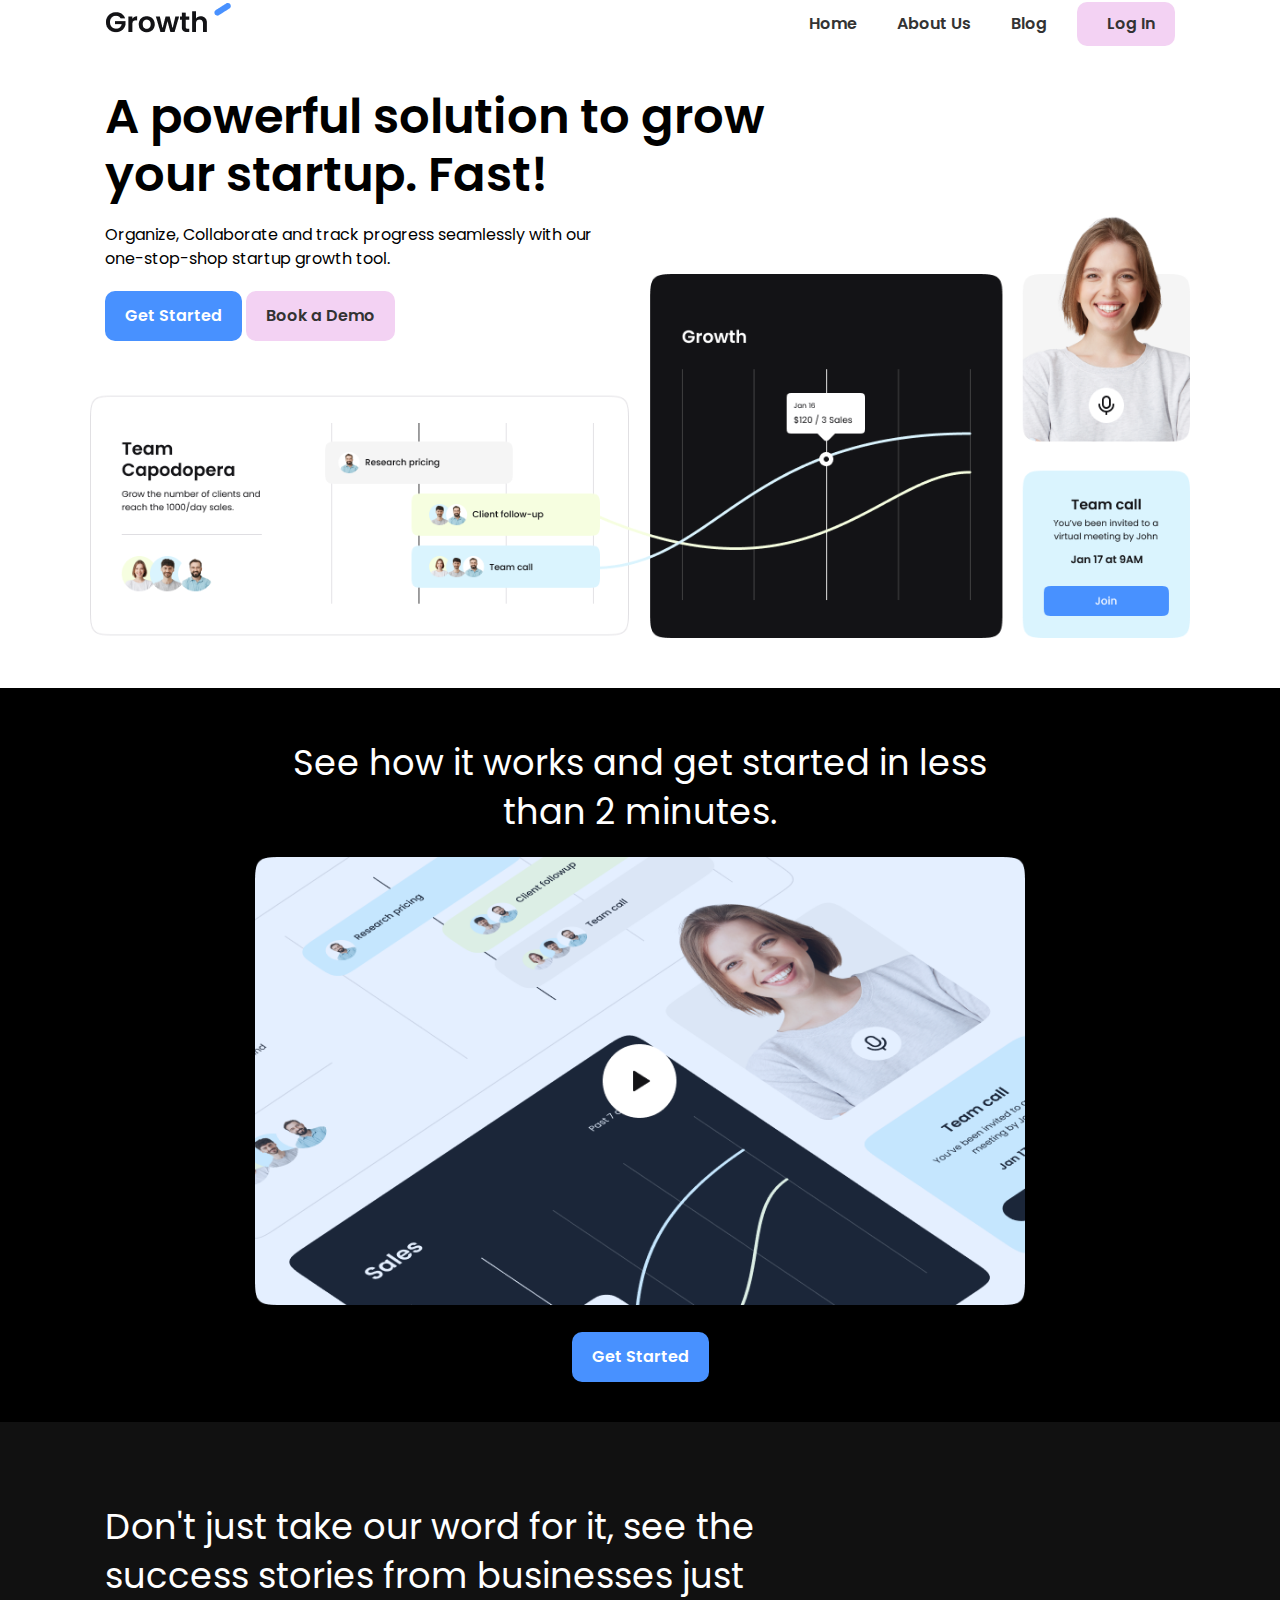
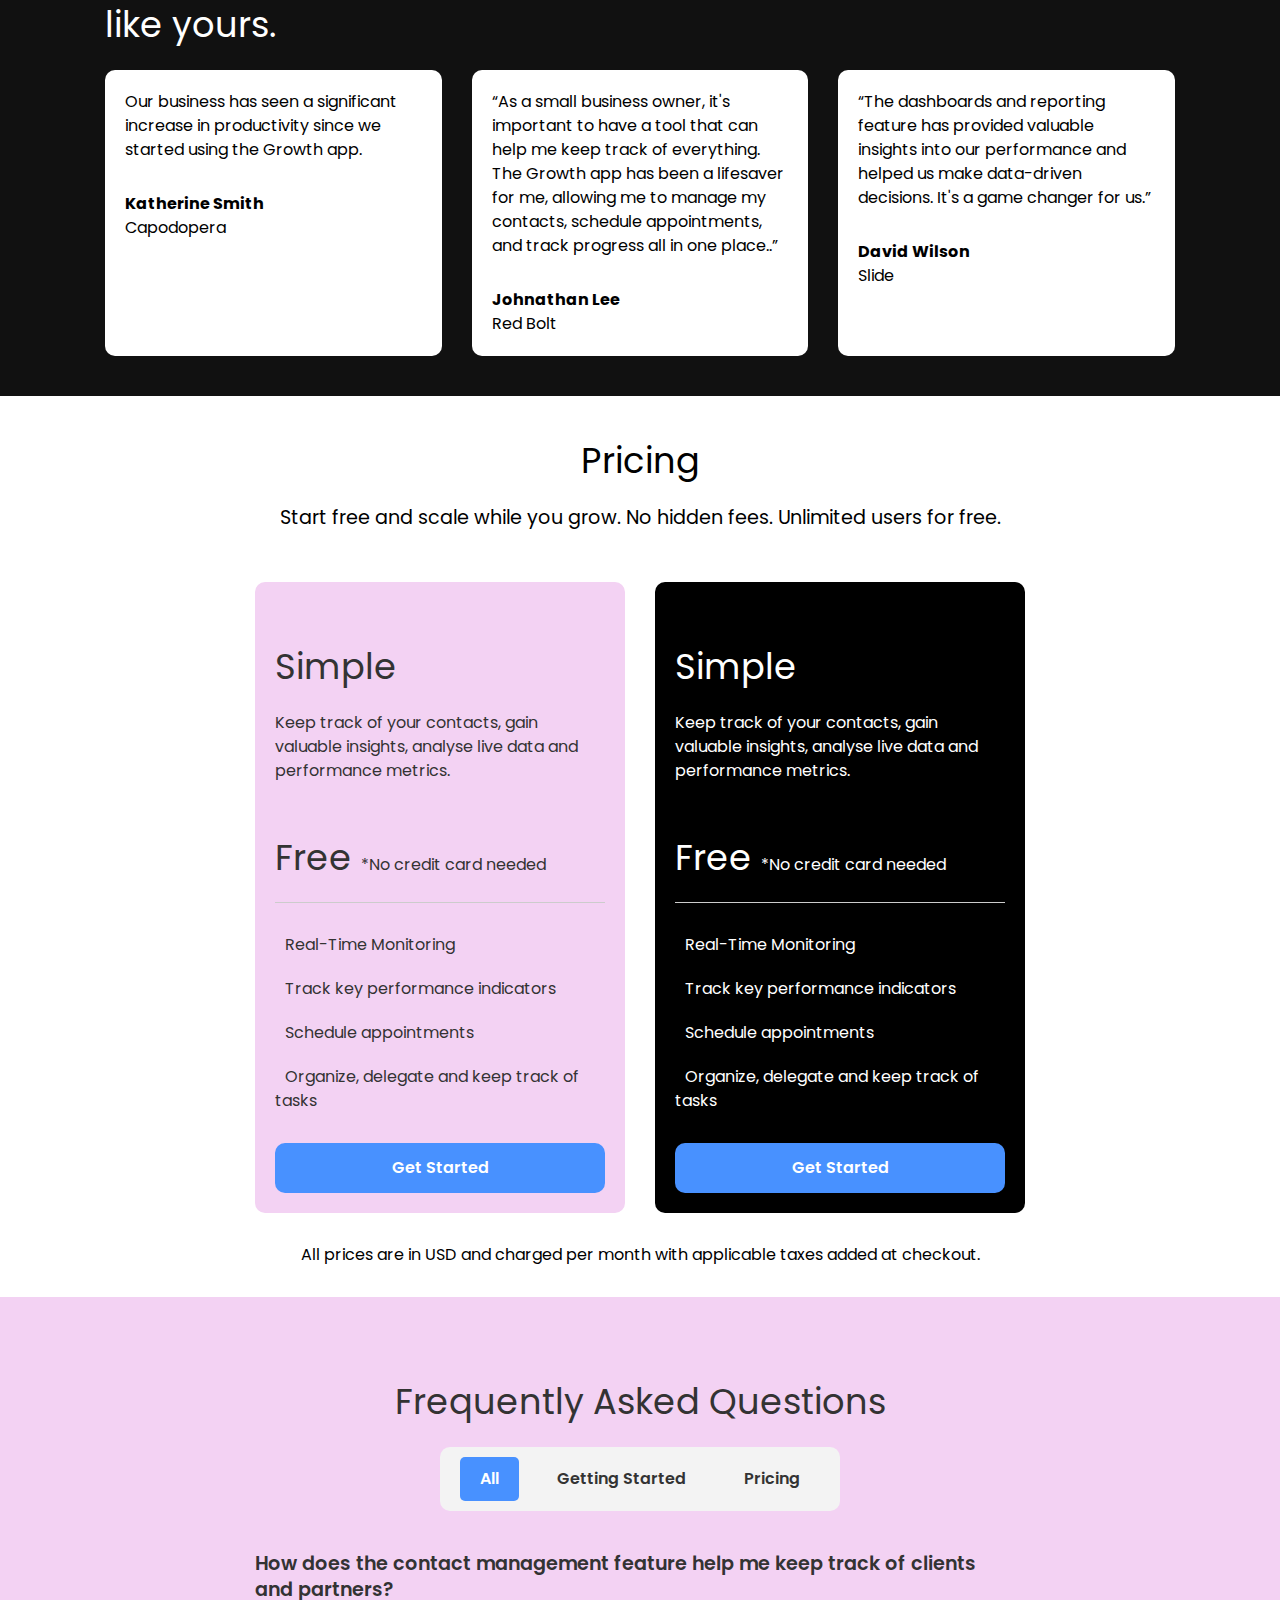
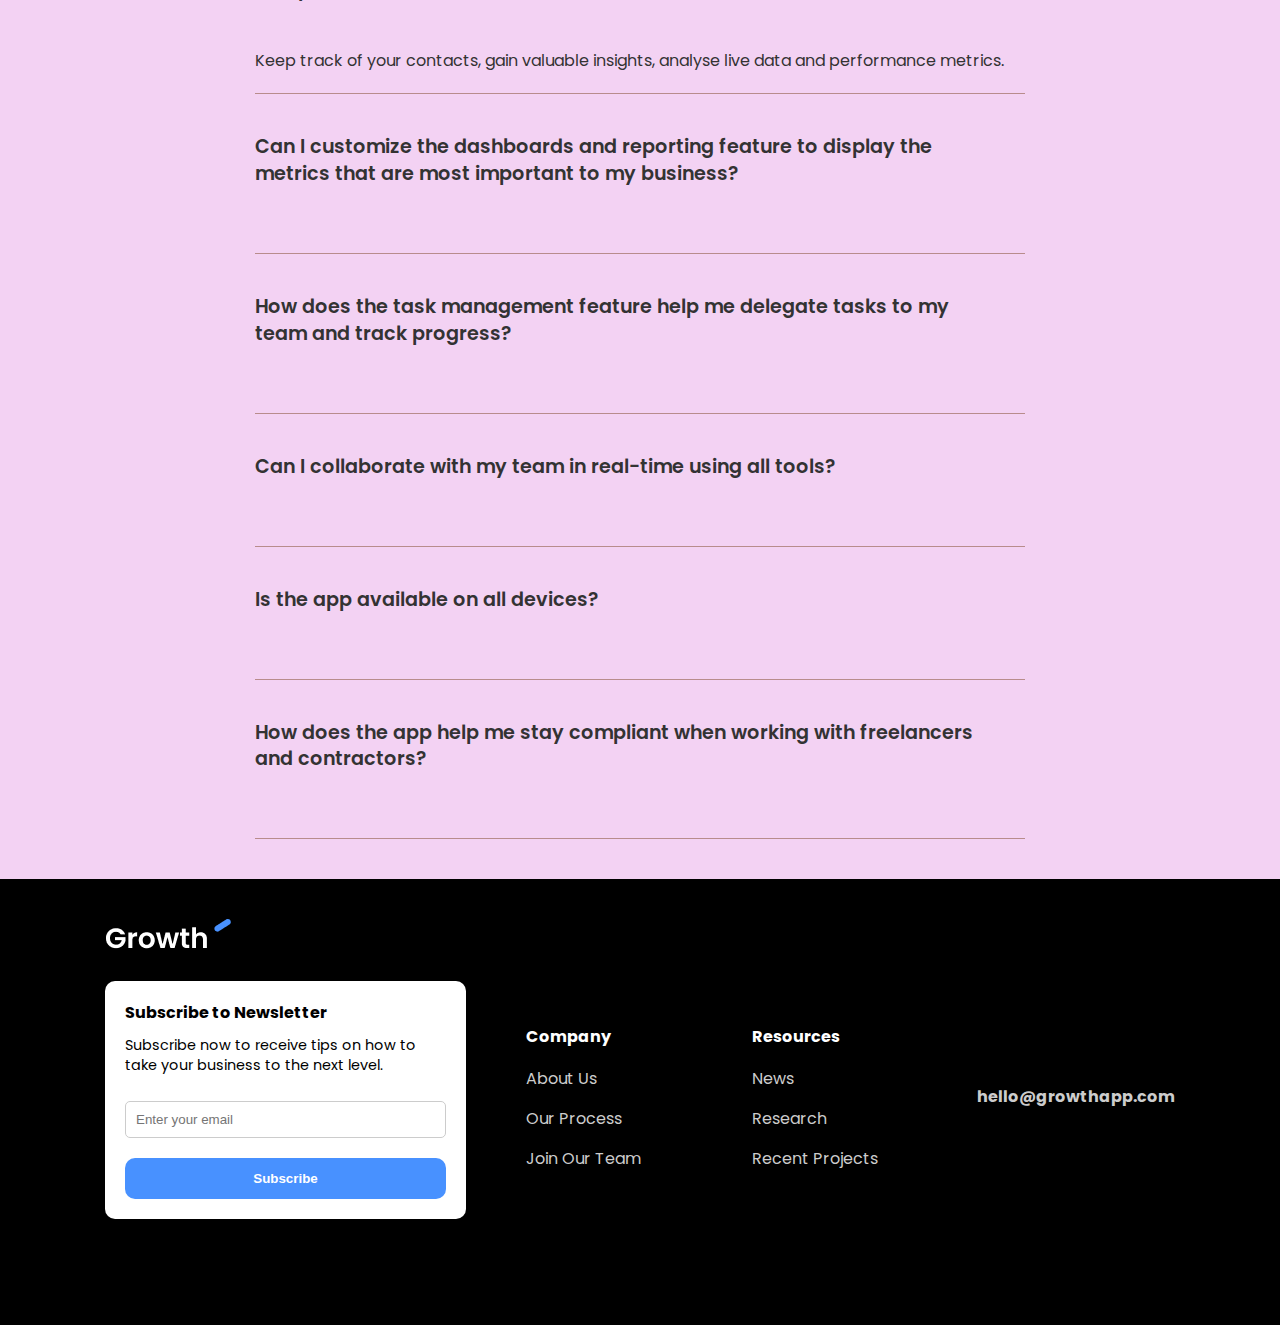
<file: Landing-page/index.html>
<!DOCTYPE html>
<html lang="en">
<head>
    <meta charset="UTF-8">
    <meta name="viewport" content="width=device-width, initial-scale=1.0">
    <title>Growth App</title>
    <link rel="preconnect" href="https://fonts.googleapis.com">
    <link rel="preconnect" href="https://fonts.gstatic.com" crossorigin>
    <link href="https://fonts.googleapis.com/css2?family=Poppins:wght@300;400;600;700&display=swap" rel="stylesheet">
    <link rel="stylesheet" href="https://cdnjs.cloudflare.com/ajax/libs/font-awesome/6.5.2/css/all.min.css" integrity="sha512-SnH5WK+bZxgPHs44uWIX+LLJAJ9/2PkPKZ5QiAj6Ta86w+fsb2TkcmfRyVX3pBnMFcV7oQPJkl9QevSCWr3W6A==" crossorigin="anonymous" referrerpolicy="no-referrer" />
    <link rel="shortcut icon" href="favicon.ico" type="image/x-icon">
    <link rel="stylesheet" href="style.css">
</head>
<body>
    <nav class="navbar">
        <div class="container">
            <div class="logo">
                <a href="index.html">
                    <img src="logo (1).png" alt="">
                </a>
            </div>

            <div class="main-menu">
                <ul>
                    <li>
                        <a href="index.html">Home</a>
                    </li>
                    <li>
                        <a href="#">About Us</a>
                    </li>
                    <li>
                        <a href="#">Blog</a>
                    </li>
                    <li>
                        <a class="btn" href="#"><i class="fas fa-user"></i>Log In</a>
                    </li>
                </ul>
            </div>

            <!--Hamburger Button-->
            <button class="hamburger-button">
                <div class="hamburger-line"></div>
                <div class="hamburger-line"></div>
                <div class="hamburger-line"></div>
            </button>

            <div class="mobile-menu">
                <ul>
                    <li>
                        <a href="index.html">Home</a>
                    </li>
                    <li>
                        <a href="#">About Us</a>
                    </li>
                    <li>
                        <a href="#">Blog</a>
                    </li>
                    <li>
                        <a class="btn" href="#"><i class="fas fa-user"></i>Log In</a>
                    </li>
                </ul>
            </div>

        </div>
    </nav>

<!--Hero-->
<section class="hero">
    <div class="container">
        <div class="hero-content">
             <h1 class="hero-heading text-xxl">
                A powerful solution to grow your startup. Fast!
             </h1>
             <p class="hero-text">
                Organize, Collaborate and track progress seamlessly with our
                 one-stop-shop startup growth tool.
             </p>
             <div class="hero-buttons">
                <a href="#" class="btn btn-primary">Get Started</a>
                <a href="#" class="btn"><i class="fas fa-laptop"></i>Book a Demo</a>
             </div>
        </div>
    </div>
</section>

<!--Video-->
<section class="video bg-black">
    <div class="container-sm">
        <h2 class="video-heading text-xl text-center">
            See how it works and get started 
            in less than 2 minutes.
        </h2>
        <div class="video-content">
            <a href="#">
                <img src="video-preview.png" alt="video" class="video-preview"></a>
            <a href="#" class="btn btn-primary">Get Started</a>
        </div>
    </div>
</section>

<!--Testimonials-->
<section class="testimonials bg-dark">
    <div class="container">
        <h3 class="testimonials-heading text-xl">
            Don't just take our word for it, see the success stories
             from businesses just like yours.
        </h3>
        <div class="testimonials-grid">
            <div class="card">
                <p>
                    Our business has seen a significant increase in 
                    productivity since we started using the Growth app.
                </p>

                <p>Katherine Smith</p>
                <p>Capodopera</p>

            </div>

            <div class="card">
                <p>
                  “As a small business owner, it's important to have a tool that can
                  help me keep track of everything. The Growth app has been a
                  lifesaver for me, allowing me to manage my contacts, schedule
                  appointments, and track progress all in one place..”
                </p>
    
                <p>Johnathan Lee</p>
                <p>Red Bolt</p>
              </div>
    
              <div class="card">
                <p>
                  “The dashboards and reporting feature has provided valuable
                  insights into our performance and helped us make data-driven
                  decisions. It's a game changer for us.”
                </p>
    
                <p>David Wilson</p>
                <p>Slide</p>
            </div>
        </div>
    </div>
</section>

<!--Pricing-->
<section class="pricing">
    <div class="container-sm">
        <h3 class="pricing-heading text-xl text-center">
            Pricing
        </h3>
        <p class="pricing-subheading text-md text-center">
            Start free and scale while you grow. No hidden fees. Unlimited users
          for free.
        </p>
        <div class="pricing-grid">
<!--Pricing card 1-->
            <div class="card bg-light">
                <div class="pricing-card-header">
                    <h4 class="pricing-heading text-xl">
                        Simple
                    </h4>
                    <p class="pricing-card-subheading">
                        Keep track of your contacts, gain valuable insights, analyse
                        live data and performance metrics. 
                    </p>
                    <p class="pricing-card-price">
                        <span class="text-xl">
                            Free
                        </span>
                        *No credit card needed
                    </p>
                </div>
                <div class="pricing-card body">
                    <ul>
                        <li>
                            <i class="fas fa-check"></i>Real-Time Monitoring 
                        </li>
                        <li>
                            <i class="fas fa-check"></i>Track key performance indicators
                        </li>
                        <li><i class="fas fa-check"></i>Schedule appointments</li>
                        <li>
                            <i class="fas fa-check"></i>Organize, delegate and keep track
                            of tasks
                        </li>
                    </ul>
                    <a href="#" class="btn btn-primary btn-block">Get Started</a>
                </div>
            </div>

<!--Pricing card 2-->
            <div class="card bg-black">
                <div class="pricing-card-header">
                    <h4 class="pricing-heading text-xl">
                        Simple
                    </h4>
                    <p class="pricing-card-subheading">
                        Keep track of your contacts, gain valuable insights, analyse
                        live data and performance metrics. 
                    </p>
                    <p class="pricing-card-price">
                        <span class="text-xl">
                            Free
                        </span>
                        *No credit card needed
                    </p>
                </div>
                <div class="pricing-card body">
                    <ul>
                        <li>
                            <i class="fas fa-check"></i>Real-Time Monitoring 
                        </li>
                        <li>
                            <i class="fas fa-check"></i>Track key performance indicators
                        </li>
                        <li><i class="fas fa-check"></i>Schedule appointments</li>
                        <li>
                            <i class="fas fa-check"></i>Organize, delegate and keep track
                            of tasks
                        </li>
                    </ul>
                    <a href="#" class="btn btn-primary btn-block">Get Started</a>
                </div>
            </div>
        </div>
        <p class="pricing-footer text-center">
            All prices are in USD and charged per month with applicable taxes
            added at checkout.
          </p>
    </div>
</section>

<!--FAQ-->
<section class="faq bg-light">
    <div class="container-sm">
        <h3 class="text-xl text-center">
            Frequently Asked Questions
        </h3>
        <ul class="faq-menu">
            <li class="active">All</li>
            <li>Getting Started</li>
            <li>Pricing</li>
        </ul>
        <div class="faq-content">
            <div class="faq-group">
                <div class="faq-group-header">
                    <h4 class="text-md">
                        How does the contact management feature help me keep track of
                clients and partners?
                    </h4>
                    <i class="fas fa-minus"></i>
                </div>
                <div class="faq-group-body open">
                    <p>Keep track of your contacts, gain valuable insights, analyse
                        live data and performance metrics.</p>
                </div>
            </div>

            <div class="faq-group">
                <div class="faq-group-header">
                  <h4 class="text-md">
                    Can I customize the dashboards and reporting feature to display
                    the metrics that are most important to my business?
                  </h4>
                  <i class="fas fa-plus"></i>
                </div>
                <div class="faq-group-body">
                  <p>
                    Lorem, ipsum dolor sit amet consectetur adipisicing elit. Ad
                    culpa enim blanditiis rem ipsum aliquam, unde iste fugit
                    praesentium eos?
                  </p>
                </div>
              </div>

              <div class="faq-group">
                <div class="faq-group-header">
                  <h4 class="text-md">
                    How does the task management feature help me delegate tasks to
                    my team and track progress?
                  </h4>
                  <i class="fas fa-plus"></i>
                </div>
                <div class="faq-group-body">
                  <p>
                    Lorem ipsum dolor sit amet, consectetur adipisicing elit.
                    Incidunt, a! Quaerat, voluptatum. Animi molestias ex quasi
                    explicabo minima perferendis commodi.
                  </p>
                </div>
              </div>
    
              <div class="faq-group">
                <div class="faq-group-header">
                  <h4 class="text-md">
                    Can I collaborate with my team in real-time using all tools?
                  </h4>
                  <i class="fas fa-plus"></i>
                </div>
                <div class="faq-group-body">
                  <p>
                    Lorem, ipsum dolor sit amet consectetur adipisicing elit.
                    Obcaecati doloremque assumenda aut dolorem recusandae quibusdam
                    aliquid. Repellat animi quam vitae.
                  </p>
                </div>
              </div>

              <div class="faq-group">
                <div class="faq-group-header">
                  <h4 class="text-md">Is the app available on all devices?</h4>
                  <i class="fas fa-plus"></i>
                </div>
                <div class="faq-group-body">
                  <p>
                    Lorem, ipsum dolor sit amet consectetur adipisicing elit.
                    Obcaecati doloremque assumenda aut dolorem recusandae quibusdam
                    aliquid. Repellat animi quam vitae.
                  </p>
                </div>
              </div>

              <div class="faq-group">
                <div class="faq-group-header">
                  <h4 class="text-md">
                    How does the app help me stay compliant when working with
                    freelancers and contractors?
                  </h4>
                  <i class="fas fa-plus"></i>
                </div>
                <div class="faq-group-body">
                  <p>
                    Lorem, ipsum dolor sit amet consectetur adipisicing elit.
                    Obcaecati doloremque assumenda aut dolorem recusandae quibusdam
                    aliquid. Repellat animi quam vitae.
                  </p>
                </div>
              </div>
              
        </div>
    </div>
</section>

<!--Footer-->
<footer class="footer bg-black">
    <div class="container">
        <div class="footer-grid">
            <div>
                <a href="index.html">
                    <img src="logo-white.png" alt="logo">
                </a>
                <div class="card">
                    <h4>Subscribe to Newsletter</h4>
                    <p class="text-sm">
                        Subscribe now to receive tips on how to take your business to
                the next level.
                    </p>
                    <form>
                        <input type="email" id="email" placeholder="Enter your email">
                        <button type="submit" class="btn btn-primary btn-block">Subscribe</button>
                    </form>
                </div>
                <i class="fab fa-linkedin"></i>
                <i class="fab fa-twitter"></i>
            </div>

            <div>
                <h4>Company</h4>
                <ul>
                    <li><a href="#">About Us</a></li>
                    <li><a href="#">Our Process</a></li>
                    <li><a href="#">Join Our Team</a></li>
                </ul>
            </div>

            <div>
                <h4>Resources</h4>
                <ul>
                    <li><a href="#">News</a></li>
                    <li><a href="#">Research</a></li>
                    <li><a href="#">Recent Projects</a></li>
                </ul>
            </div>

            <div>
                <h4>
                    <ul>
                        <li><a href="#">hello@growthapp.com</a></li>
                    </ul>
                </h4>
            </div>

        </div>
    </div>
</footer>

<script src="main.js"></script>    
</body>
</html>
</file>
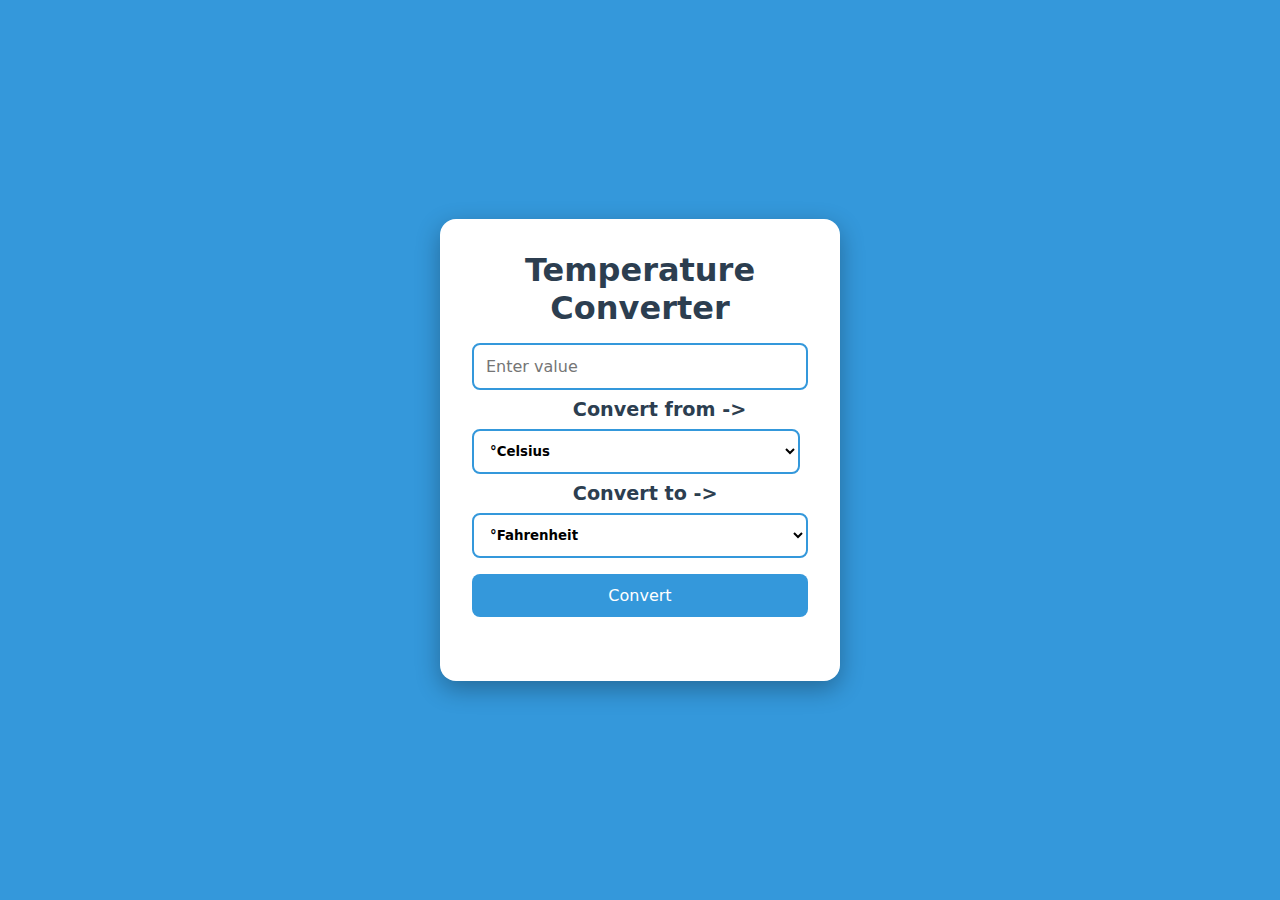
<file: Temperature converter/index.html>
<!DOCTYPE html>
<html lang="en">
  <head>
    <meta charset="UTF-8" />
    <meta name="viewport" content="width=device-width, initial-scale=1.0" />
    <title>Responsive Temperature Converter</title>
    <style>
      :root {
        --bg: #3498db;
        --primary: #3498db;
        --dark: #2c3e50;
      }

      * {
        box-sizing: border-box;
        margin: 0;
        padding: 0;
        font-family: system-ui, -apple-system, BlinkMacSystemFont, "Segoe UI",
          Roboto, "Helvetica Neue", Arial, sans-serif;
      }

      body {
        display: flex;
        justify-content: center;
        align-items: center;
        min-height: 100vh;
        background: var(--bg);
        padding: 1rem;
      }

      .card {
        background: #fff;
        max-width: 400px;
        width: 100%;
        padding: 2rem;
        border-radius: 1rem;
        box-shadow: 0 8px 24px rgba(0, 0, 0, 0.3);
      }

      h1 {
        font-size: clamp(1.3rem, 2vw + 1rem, 2rem);
        margin-bottom: 1rem;
        text-align: center;
        color: var(--dark);
      }

      .converter {
        display: flex;
        flex-direction: column;
        gap: 1rem;
      }

      .row {
        display: flex;
        gap: 0.5rem;
        flex-wrap: wrap;
      }
      p {
        margin-left: 30%;
        font-size: 1.2rem;
        font-weight: 600;
        color: var(--dark);
      }

      .row input {
        flex: 1 1 150px;
        padding: 0.75rem;
        border: 2px solid var(--primary);
        border-radius: 0.5rem;
        font-size: 1rem;
      }

      .row select {
        flex: 1 1 120px;
        padding: 0.75rem;
        border: 2px solid var(--primary);
        border-radius: 0.5rem;
        background: #fff;
        font-weight: 600;
      }

      button {
        padding: 0.75rem;
        border: none;
        border-radius: 0.5rem;
        background: var(--primary);
        color: #fff;
        font-size: 1rem;
        cursor: pointer;
        transition: background 0.2s ease-in-out;
      }

      button:hover {
        background: #1d6fa5;
      }

      .result {
        margin-top: 1rem;
        font-size: 1.25rem;
        font-weight: 600;
        text-align: center;
        color: var(--primary);
      }

      @media (max-width: 480px) {
        .card {
          padding: 1.25rem;
        }

        .row input,
        .row select {
          flex: 1 1 100%;
        }
      }
    </style>
  </head>
  <body>
    <div class="card">
      <h1>Temperature Converter</h1>
      <div class="converter">
        <div class="row">
          <input type="number" id="tempInput" placeholder="Enter value" />
          <p>Convert from -></p>
          <select id="unitFrom">
            <option value="c">°Celsius</option>
            <option value="f">°Fahrenheit</option>
            <option value="k">Kelvin</option>
          </select>
          <span style="align-self: center"></span>
          <p>Convert to -></p>
          <select id="unitTo">
            <option value="f">°Fahrenheit</option>
            <option value="c">°Celsius</option>
            <option value="k">Kelvin</option>
          </select>
        </div>
        <button id="convertBtn">Convert</button>
        <div id="result" class="result"></div>
      </div>
    </div>

    <script>
      const convertBtn = document.getElementById("convertBtn");
      const tempInput = document.getElementById("tempInput");
      const unitFrom = document.getElementById("unitFrom");
      const unitTo = document.getElementById("unitTo");
      const resultEl = document.getElementById("result");

      function toKelvin(value, unit) {
        switch (unit) {
          case "c":
            return value + 273.15;
          case "f":
            return ((value - 32) * 5) / 9 + 273.15;
          case "k":
            return value;
        }
      }

      function fromKelvin(k, unit) {
        switch (unit) {
          case "c":
            return k - 273.15;
          case "f":
            return ((k - 273.15) * 9) / 5 + 32;
          case "k":
            return k;
        }
      }

      convertBtn.addEventListener("click", () => {
        const value = parseFloat(tempInput.value);
        if (isNaN(value)) {
          resultEl.textContent = "Please enter a valid number";
          return;
        }
        const k = toKelvin(value, unitFrom.value);
        const converted = fromKelvin(k, unitTo.value);
        resultEl.textContent = `${converted.toFixed(
          2
        )} °${unitTo.value.toUpperCase()}`;
      });
    </script>
  </body>
</html>
</file>
<file: Landing-page/style.css>
* {
    box-sizing: border-box;
    margin: 0;
    padding: 0;

}

:root {
    --primary-color: #4891ff;
    --light-color: #f3d2f3;
    --dark-color: #111;
}

body {
    font-family: 'Poppins',sans-serif;
    font-size: 16px;
    line-height: 1.5;
    background-color: #fff;
    overflow-x: hidden;
}

a {
    text-decoration: none;
    color: #333;
}

ul {
    list-style: none;
}

img {
    max-width: 100%;
}

/* Navbar */
.navbar {
    background: #fff;
    padding: 2px;
}

.navbar .container {
    display: flex;
    justify-content: space-between;
    align-items: center;
}
.navbar .main-menu ul {
    display: flex;
}
.navbar ul li a {
    padding: 10px 20px;
    display: block;
    font-weight: 600;
    transition: 0.5s;
}
.navbar ul li a:hover {
    color: var(--primary-color);
}
.navbar ul li a i {
    margin-right: 10px;
}

.navbar ul li:last-child a {
    margin-left: 10px;
}

/* Hero */
.hero {
    margin-bottom: 50px;
}

.hero .container {
    background: url(hero-bg.png) no-repeat;
    background-size: contain;
    background-position: center bottom;
    height:  550px;
}

.hero .hero-content {
    width: 70%;
}

.hero .hero-text {
    width: 70%;
    margin-bottom: 20px;
}

/* video */
.video {
    padding: 10px 0 40px;
}

.video-content {
    display: flex;
    flex-direction: column;
    align-items: center;
}

.video-preview {
    margin-bottom: 20px;
}

/* Testimonials */
.testimonials {
    padding: 40px 0;
}

.testimonials-heading {
    width: 700px;
    margin-bottom: 40px;
}

.testimonials-grid {
    display: grid;
    grid-template-columns: repeat(3, 1fr);
    gap: 30px;
}

.testimonials .card p:nth-child(2) {
    margin-top: 30px;
    font-weight: bold;
}

/* pricing */
.pricing-grid {
    display: grid;
    grid-template-columns: repeat(2, 1fr);
    margin-top: 50px;
    gap: 30px;
}

.pricing .pricing-card-subheading {
    margin-bottom: 30px;
}

.pricing .pricing-card-price {
    margin-bottom: 30px;
    padding: 20px 0;
    border-bottom: 1px solid #ccc;
}

.pricing ul {
    margin: 30px 0;
}

.pricing ul li {
    margin-bottom: 20px;
}

.pricing ul li i {
    margin-right: 10px;
}

.pricing .pricing-footer {
    margin: 30px 0;
}

/* FAQ */
.faq {
    padding: 40px 0;
}

.faq .faq-group {
    border-bottom: 1px solid #b88c8c;
    padding-bottom: 20px;
}

.faq .faq-group .faq-group-header {
    padding: 20px 0;
    margin-bottom: 15px;
    position: relative;
}

.faq .faq-group .faq-group-header h4 {
    font-weight: 600;
    width: 95%;
}

.faq .faq-group .faq-group-header i {
    position: absolute;
    right: 0;
    top: 35px;
    font-size: 1.3rem;
    cursor: pointer;
}

.faq .faq-group .faq-group-body {
    display: none;
}

.faq .faq-group .faq-group-body.open {
    display: block;
}

.faq ul.faq-menu {
    max-width: 400px;
    margin: auto;
    display: flex;
    justify-content: space-between;
    align-items: center;
    background: #f3f3f3;
    padding: 10px 20px;
    border-radius: 10px;
    font-weight: 600;
    cursor: pointer;
}

.faq ul.faq-menu li {
    padding: 10px 20px;
    border-radius: 5px;
    text-align: center;
}

.faq ul.faq-menu li.active {
    background: var(--primary-color);
    color: #fff;
}

/* Footer */
.footer {
    padding: 40px 0;
}

.footer h4 {
    margin-bottom: 10px;
}

.footer ul li {
    line-height: 2.5;
}

.footer a {
    color: #ccc;
}

.footer i {
    font-size: 1.5rem;
    margin-right: 10px;
}

.footer-grid {
    display: grid;
    grid-template-columns: 2fr 1fr 1fr 1fr;
    gap: 30px;
    justify-content: center;
    align-items: center;
}

.footer .card {
    margin: 20px 30px 30px 0;
}

.footer input[type='email'] {
    width: 100%;
    padding: 10px;
    border: 1px solid #ccc;
    border-radius: 5px;
    margin: 20px 0;
}

/* Utility classes */
.container {
    max-width: 1100px;
    margin: 0 auto;
    padding: 0 15px;
}
.container-sm {
    max-width: 800px;
    margin: 0 auto;
    padding: 0 15px;
}


/* card */
.card {
    background: #fff;
    color: #000;
    border-radius: 10px;
    padding: 20px;
}


/* Buttons */
.btn {
    display: inline-block;
    padding: 13px 20px;
    background: var(--light-color);
    color: #333;
    font-weight: 600;
    text-decoration: none;
    border: none;
    border-radius: 10px;
    cursor: pointer;
    text-align: center;
    transition: 0.5s;
}
.btn:hover {
    opacity: 0.8;
}
.btn-primary {
    background: var(--primary-color);
    color: #fff;
}
.btn-dark {
    background: var(--dark-color);
    color: #fff;
}
.btn-block {
    display: block;
    width: 100%;
}

/* Text Classes */
.text-xxl {
    font-size: 3rem;
    line-height: 1.2;
    font-weight: 600;
    margin: 40px 0 20px;
}

.text-xl {
    font-size: 2.2rem;
    line-height: 1.4;
    font-weight: normal;
    margin: 40px 0 20px;
}

.text-lg {
    font-size: 1.8rem;
    line-height: 1.4;
    font-weight: normal;
    margin: 30px 0 20px;
}

.text-md {
    font-size: 1.2rem;
    line-height: 1.4;
    font-weight: normal;
    margin: 20px 0 10px;
}

.text-sm {
    font-size: 0.9rem;
    line-height: 1.4;
    font-weight: normal;
    margin: 10px 0 5px;
}

.text-center {
    text-align: center;
}

/* Background */
.bg-primary {
    background: var(--primary-color);
    color: #fff;
}

.bg-light {
    background: var(--light-color);
    color: #333;
}

.bg-dark {
    background: var(--dark-color);
    color: #fff;
}

.bg-black {
    background: #000;
    color: #fff;
}


/* Hamburger button */
.hamburger-button {
    display: none;
    background: none;
    border: none;
    cursor: pointer;
    padding: 10px;
    z-index: 1000;
}

.hamburger-button .hamburger-line {
    width: 30px;
    height: 3px;
    background: #333;
    margin: 6px 0;
}

/* Mobile menu */
.mobile-menu {
    position: fixed;
    right: 0;
    top: 0;
    right: -300px;
    width: 250px;
    height: 100%;
    z-index: 100;
    background: #fff;
    box-shadow: 0px 0px 10px rgba(0,0,0,0.2);
    transition: right 0.3s ease-in-out;
}

.mobile-menu.active {
    right: 0;
}

.mobile-menu ul {
    margin-top: 100px;
    padding-right: 10px;
}

.mobile-menu ul li {
    margin: 10px 0;
}

.mobile-menu ul li a {
    font-size: 20px;
    transition: 0.3s;
}


/* Media queries */
@media (max-width: 960px){
    .text-xxl {
        font-size: 2.5rem;
    }
    
}


@media(max-width: 670px){
    .navbar .main-menu {
        display: none;
    }
    .navbar .hamburger-button {
        display: block;
    }

    .hero .container {
        background: url('hero-bg-mobile.png') no-repeat;
        background-size: 350px 400px;
        background-position: bottom;
        height: 770px;
    }

    .hero .hero-content,
    .hero .hero-text {
        width: 100%;
        text-align: center;
    }

    .hero .hero-buttons .btn {
        margin-bottom: 10px;
        display: block;
        width: 100%;
    }

    .testimonials .testimonials-heading {
        max-width: 100%;
        text-align: center;
    }

    .testimonials .testimonials-grid ,
    .pricing .pricing-grid,
    .footer .footer-grid
    {
        grid-template-columns: 1fr;
    }

    .footer .card {
        margin-right: 0;
    }

    .footer .footer-grid > div {
        text-align: center;
    }

    /* Text */
    .text-xl {
        font-size: 1.9rem;
    }
    .text-lg {
        font-size: 1.5rem;
    }
    .text-md {
        font-size: 1.1rem;
    }


}


@media(max-width: 500px){
    .text-xxl {
        font-size: 2rem;
    }
}
</file>
